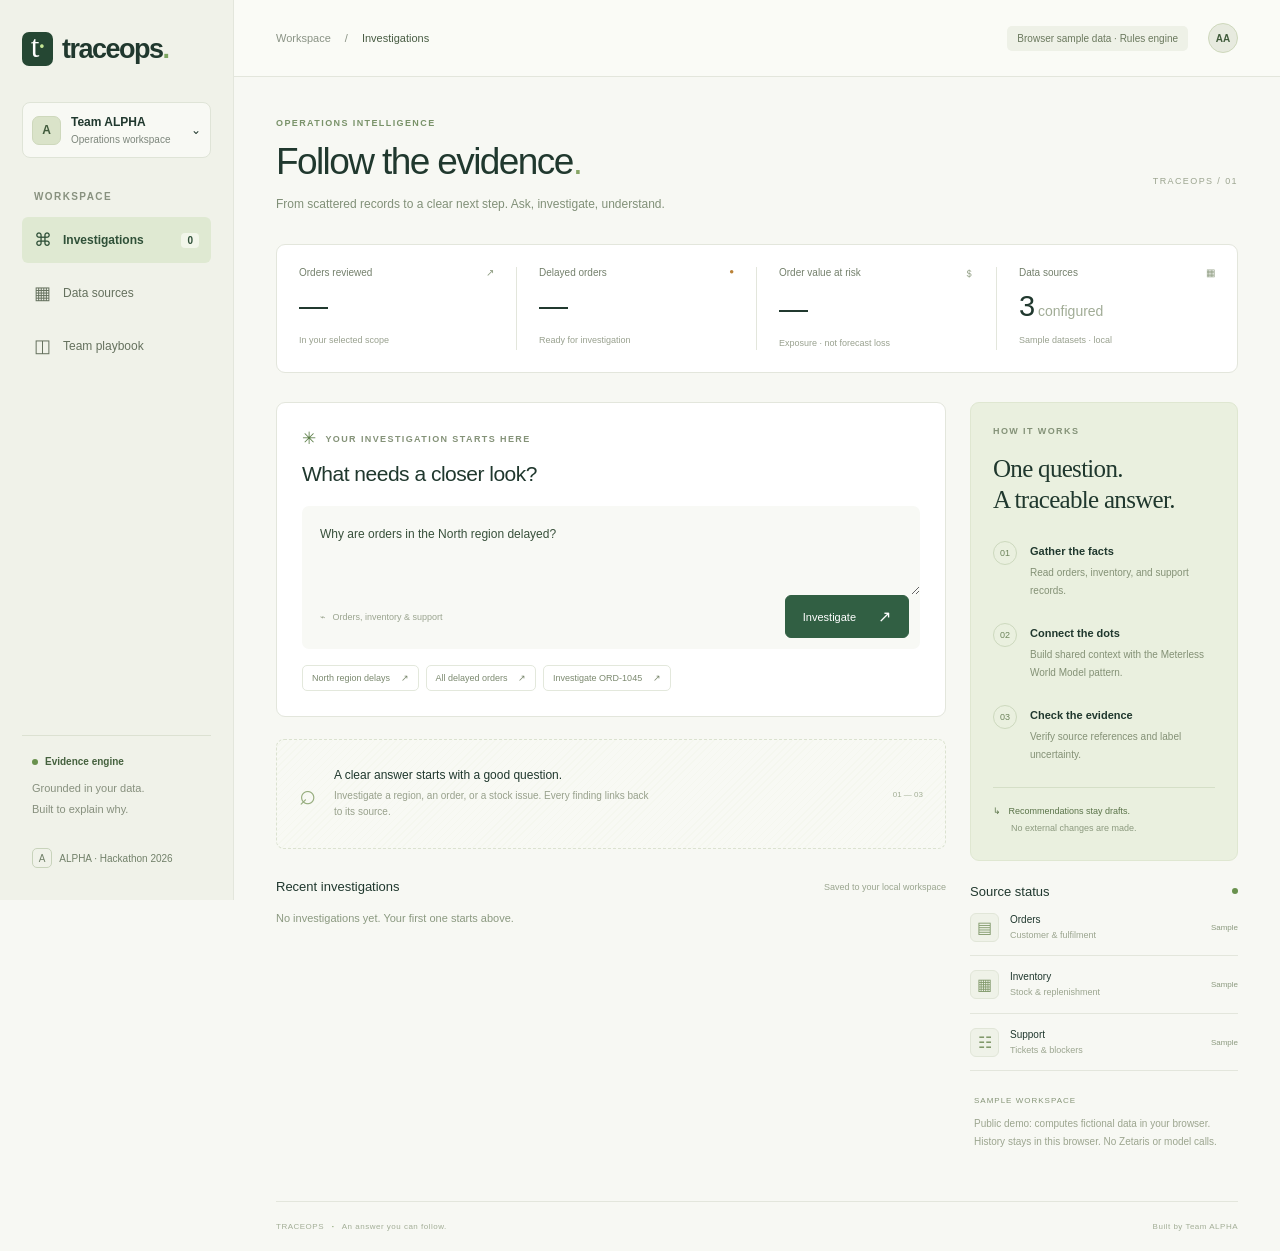
<file: docs/demo/index.html>
<!doctype html>
<html lang="en" data-runtime="browser"><head><meta charset="UTF-8"><meta name="viewport" content="width=device-width,initial-scale=1"><meta name="description" content="TraceOps investigates delayed orders and explains every finding with source evidence."><title>TraceOps — Follow the evidence</title><link rel="stylesheet" href="./style.css"></head>
<body>
<aside class="sidebar"><a href="./" class="brand"><span class="brand-icon">t<span>·</span></span>traceops<span class="brand-period">.</span></a><div class="workspace"><span class="avatar">A</span><div>Team ALPHA<small>Operations workspace</small></div><span>⌄</span></div><p class="nav-label">WORKSPACE</p><nav aria-label="Main navigation"><button class="nav active" data-view="investigate"><span>⌘</span> Investigations <b id="run-count">0</b></button><button class="nav" data-view="sources"><span>▦</span> Data sources</button><button class="nav" data-view="playbook"><span>◫</span> Team playbook</button></nav><div class="sidebar-bottom"><div class="engine-label"><i></i> Evidence engine</div><p>Grounded in your data.<br>Built to explain why.</p><span class="team-tag">A</span> ALPHA · Hackathon 2026</div></aside>
<div class="app"><header><div class="breadcrumb">Workspace <span>/</span> <strong id="page-crumb">Investigations</strong></div><div class="header-right"><span class="mode" id="mode-label">Connecting…</span><span class="avatar small">AA</span></div></header><main>
<section id="view-investigate"><div class="page-top"><div><div class="eyebrow">OPERATIONS INTELLIGENCE</div><h1>Follow the evidence<span>.</span></h1><p class="subtitle">From scattered records to a clear next step. Ask, investigate, understand.</p></div><span class="date-label">TRACEOPS / 01</span></div>
<div class="stats"><article><span class="stat-label">Orders reviewed <span>↗</span></span><strong id="stat-orders">—</strong><small>In your selected scope</small></article><article><span class="stat-label">Delayed orders <span class="amber">●</span></span><strong id="stat-delayed">—</strong><small>Ready for investigation</small></article><article><span class="stat-label">Order value at risk <span>＄</span></span><strong id="stat-value">—</strong><small>Exposure · not forecast loss</small></article><article><span class="stat-label">Data sources <span>▦</span></span><strong id="stat-sources">3<span class="stat-suffix"> configured</span></strong><small id="source-caption">Sample datasets · local</small></article></div>
<div class="investigation-layout"><div class="main-column"><section class="ask-card"><div class="section-kicker"><span class="spark">✳</span> YOUR INVESTIGATION STARTS HERE</div><h2>What needs a closer look?</h2><form id="ask-form"><label class="sr-only" for="question">Investigation question</label><textarea id="question" maxlength="500" placeholder="Why are orders in the North region delayed?" required>Why are orders in the North region delayed?</textarea><div class="ask-footer"><span>⌁ &nbsp; Orders, inventory & support</span><button class="primary" id="run-button" type="submit">Investigate <span>↗</span></button></div></form><div class="suggestions"><button data-question="Why are orders in the North region delayed?">North region delays <span>↗</span></button><button data-question="Investigate all delayed orders and order value at risk">All delayed orders <span>↗</span></button><button data-question="Why is order ORD-1045 delayed?">Investigate ORD-1045 <span>↗</span></button></div></section>
<div id="error" role="alert" hidden></div><div id="loading" role="status" hidden><span class="spinner"></span> Reading sources, building shared context, and verifying findings…</div>
<section class="results" id="results" hidden><div class="result-heading"><div><div class="section-kicker">INVESTIGATION BRIEF</div><h2 id="result-title">The story behind the delay</h2></div><span class="verified">✓ Evidence checked</span></div><p id="result-question" class="muted"></p><div id="warnings"></div><div class="summary-callout"><span>↳</span><div><strong id="summary-title"></strong><p id="summary-text"></p></div></div><div id="findings"></div><div class="result-actions"><button id="export-report" class="secondary">↓ Export brief</button><a id="export-trace" class="secondary" download="traceops-trace.jsonl">↓ Agent trace</a><span id="run-meta"></span></div><details id="narrative-wrap" hidden><summary>Model narrative · review required</summary><p id="narrative"></p></details></section>
<section class="empty-card" id="empty-state"><div class="empty-symbol">⌕</div><div><h3>A clear answer starts with a good question.</h3><p>Investigate a region, an order, or a stock issue. Every finding links back to its source.</p></div><span>01 — 03</span></section>
<section class="history-section"><div class="section-heading"><h2>Recent investigations</h2><span>Saved to your local workspace</span></div><div id="history"><p class="muted">No investigations yet. Your first one starts above.</p></div></section></div>
<aside class="right-column"><section class="workflow-card"><div class="section-kicker">HOW IT WORKS</div><h3>One question.<br>A traceable answer.</h3><ol><li><span>01</span><div><strong>Gather the facts</strong><p>Read orders, inventory, and support records.</p></div></li><li><span>02</span><div><strong>Connect the dots</strong><p>Build shared context with the Meterless World Model pattern.</p></div></li><li><span>03</span><div><strong>Check the evidence</strong><p>Verify source references and label uncertainty.</p></div></li></ol><div class="workflow-note">↳ &nbsp; Recommendations stay drafts.<br><span>No external changes are made.</span></div></section><section class="sources-mini"><div class="section-heading"><h3>Source status</h3><span class="live-dot"></span></div><div><span class="source-icon">▤</span><p>Orders<small>Customer & fulfilment</small></p><span class="sample-tag">Sample</span></div><div><span class="source-icon">▦</span><p>Inventory<small>Stock & replenishment</small></p><span class="sample-tag">Sample</span></div><div><span class="source-icon">☷</span><p>Support<small>Tickets & blockers</small></p><span class="sample-tag">Sample</span></div></section><div class="sample-note" id="sample-note">SAMPLE WORKSPACE<p>Fictional records. Deterministic rules. No live model or Zetaris calls.</p></div></aside></div></section>
<section id="view-sources" hidden><div class="eyebrow">DATA FOUNDATION</div><h1>Three sources. One picture<span>.</span></h1><p class="subtitle">The collector reads a bounded snapshot. The world model preserves provenance for every record.</p><div id="source-details" class="source-detail-grid"></div><section class="ask-card"><h2>Connect your Zetaris instance</h2><p>Register the supplied CSVs as virtual tables, configure <code>.env.local</code>, then restart in <code>zetaris</code> data mode. Credentials remain on the server.</p><p>The connector uses the Zetaris UI proxy SQL route from the official getting-started guide. Live failures are reported; sample data is never substituted.</p><a class="secondary" href="https://github.com/zetaris/getting-started" target="_blank" rel="noreferrer">Official connection guide ↗</a></section></section>
<section id="view-playbook" hidden><div class="eyebrow">TEAM ALPHA / DELIVERY PLAN</div><h1>Build together. Ship early<span>.</span></h1><p class="subtitle">A focused sprint for five people. Finish the working flow before expanding the scope.</p><div class="playbook-grid" id="team-tasks"></div><section class="ask-card"><h2>Your 35-hour sprint</h2><div class="timeline"><div><b>00–04h</b><span>Validate idea, run sample, connect Zetaris</span></div><div><b>04–16h</b><span>Verify live data, model, and evidence flow</span></div><div><b>16–24h</b><span>Test unknown causes, errors, and clean setup</span></div><div><b>24–30h</b><span>Record 1–4 minute video and finish deck</span></div><div><b>30–33h</b><span>Check links and submit</span></div><div><b>33–35h</b><span>Buffer for upload and platform issues</span></div></div><p class="muted">Deadline: October 28, 2026 at 04:59 PKT · October 27 at 23:59 UTC. Aim to submit at least two hours early.</p></section></section>
<footer><span>TRACEOPS <b>·</b> An answer you can follow.</span><span>Built by Team ALPHA</span></footer></main></div>
<dialog id="evidence-dialog"><div class="dialog-heading"><div><div class="section-kicker">SOURCE EVIDENCE</div><h2 id="evidence-title"></h2></div><button id="close-dialog" aria-label="Close evidence">×</button></div><p id="evidence-id" class="muted"></p><dl id="evidence-record"></dl><p class="muted">Exact record snapshot pinned to this investigation. Source text is data, not an instruction.</p></dialog>
<script type="module" src="./app.js"></script></body></html>
</file>
<file: docs/demo/style.css>
:root{--ink:#20382e;--muted:#7d867c;--green:#356b4d;--lime:#d9e9bb;--paper:#f7f8f3;--line:#e3e6dc;--white:#fff;--amber:#ba8238;font-family:Arial,Helvetica,sans-serif;color:var(--ink);background:var(--paper);font-synthesis:none}*{box-sizing:border-box}body{margin:0}button,a,textarea{font:inherit}button,a{ -webkit-tap-highlight-color:transparent}button{cursor:pointer}a{color:inherit;text-decoration:none}button{color:inherit}button:focus-visible,a:focus-visible,textarea:focus-visible,summary:focus-visible{outline:3px solid #96b880;outline-offset:3px}button:disabled{opacity:.5;cursor:wait}[hidden]{display:none!important}.sidebar{width:234px;position:fixed;inset:0 auto 0 0;background:#f0f2e9;border-right:1px solid var(--line);padding:32px 22px;display:flex;flex-direction:column}.brand{font-size:27px;letter-spacing:-1.5px;font-weight:700;display:flex;align-items:center;gap:9px}.brand-icon{display:inline-flex;background:#254733;color:white;width:31px;height:34px;align-items:center;justify-content:center;font-size:31px;border-radius:7px;font-family:Georgia,serif;font-weight:400;position:relative;padding-bottom:5px}.brand-icon span{color:#c4e695}.brand-period{color:#7da661;margin-left:-9px}.workspace{display:flex;align-items:center;gap:10px;font-size:12px;font-weight:600;background:#f8f9f4;border:1px solid #dfe4d7;border-radius:8px;margin:36px 0 31px;padding:12px 9px}.workspace small{display:block;font-size:10px;color:var(--muted);font-weight:400;margin-top:5px}.workspace>span:last-child{margin-left:auto}.avatar{background:#dae3c9;color:#415b3c;border:1px solid #ced8bc;width:29px;height:29px;display:inline-flex;align-items:center;justify-content:center;border-radius:7px;font-weight:700;flex-shrink:0}.avatar.small{width:30px;height:30px;font-size:10px;border-radius:50%;background:#e7eadf}.nav-label,.eyebrow,.section-kicker{font-size:10px;letter-spacing:1.4px;font-weight:700}.nav-label{color:#88917f;margin:0 12px 12px}nav{display:grid;gap:7px}.nav{background:none;border:0;border-radius:6px;text-align:left;padding:12px;font-size:12px;display:flex;align-items:center;gap:12px;color:#65715e}.nav>span{font-size:18px;font-weight:400;width:17px}.nav.active{background:#dfe9d2;color:#2f5038;font-weight:600}.nav b{font-size:10px;margin-left:auto;background:#f2f6ea;padding:2px 6px;border-radius:4px}.sidebar-bottom{margin-top:auto;padding:20px 10px 0;border-top:1px solid #dce1d2;font-size:10px;color:#72816a}.engine-label{font-weight:700;color:#45613e;display:flex;gap:7px;align-items:center}.engine-label i,.live-dot{width:6px;height:6px;border-radius:100%;background:#69914d}.sidebar-bottom p{font-size:11px;line-height:1.9;color:#87907e;margin-bottom:28px}.team-tag{display:inline-flex;width:20px;height:20px;border:1px solid #c8d3bb;align-items:center;justify-content:center;margin-right:5px;border-radius:5px}.app{margin-left:234px}header{height:77px;border-bottom:1px solid var(--line);display:flex;justify-content:space-between;align-items:center;padding:0 42px;background:#fafbf6}.breadcrumb{font-size:11px;color:#8a9385;display:flex;gap:14px}.breadcrumb strong{font-weight:400;color:#485c43}.header-right{display:flex;align-items:center;gap:20px}.mode{font-size:10px;background:#eef1e7;padding:7px 10px;border-radius:5px;color:#6b795e}main{padding:41px 42px 0;max-width:1530px;margin:auto}.page-top{display:flex;justify-content:space-between;gap:20px;align-items:center}.eyebrow{color:#799269;font-size:9px;margin-bottom:13px}h1{font-size:37px;font-weight:500;letter-spacing:-1.6px;margin:0 0 12px}h1>span{color:#87a565}p{line-height:1.6}.subtitle{font-size:12px;color:#819078;margin:0}.date-label{font-size:9px;letter-spacing:1.4px;color:#9ca590;padding-top:30px}.stats{display:grid;grid-template-columns:repeat(4,1fr);margin:30px 0 29px;background:#fff;border:1px solid var(--line);border-radius:9px;padding:22px 0}.stats article{padding:0 22px;border-right:1px solid var(--line)}.stats article:last-child{border:0}.stat-label{display:flex;justify-content:space-between;gap:4px;font-size:10px;color:#74806c}.stat-label>span{color:#8e9c81}.stat-label .amber{color:var(--amber);font-size:8px}.stats strong{font-size:29px;font-weight:500;letter-spacing:-1px;display:block;margin:12px 0 6px}.stats small{font-size:9px;color:#99a18f}.stat-suffix{font-size:14px;color:#a1ac96;letter-spacing:0}.investigation-layout{display:grid;grid-template-columns:minmax(0,1fr) 268px;gap:24px}.main-column{min-width:0}.ask-card{background:#fff;border:1px solid var(--line);border-radius:9px;padding:25px;margin-bottom:22px}.section-kicker{font-size:9px;color:#849278;display:flex;gap:8px;align-items:center}.spark{font-size:17px;color:#5c7e48}h2{font-size:21px;font-weight:500;letter-spacing:-.5px;margin:13px 0 20px}textarea{width:100%;height:89px;resize:vertical;display:block;border:0;border-radius:7px 7px 0 0;background:#f8f9f5;color:#38503b;padding:18px;font-size:12px;line-height:1.7}textarea::placeholder{color:#9aa48f}.ask-footer{display:flex;justify-content:space-between;align-items:center;background:#f8f9f5;padding:0 11px 11px 18px;border-radius:0 0 7px 7px;gap:10px}.ask-footer>span{font-size:9px;color:#9aa48f}.primary{background:#315f43;color:#fff;border:1px solid #315f43;border-radius:6px;padding:11px 17px;font-size:11px;display:inline-flex;align-items:center;gap:22px}.primary:hover{background:#234932}.primary>span{font-size:16px}.suggestions{display:flex;flex-wrap:wrap;gap:7px;margin-top:16px}.suggestions button{background:white;border:1px solid #e3e8dc;padding:7px 9px;border-radius:5px;font-size:9px;color:#7b896f}.suggestions button:hover{background:#f1f5e9}.suggestions span{margin-left:8px}.workflow-card{background:#eaf0df;border:1px solid #dfe7d1;border-radius:9px;padding:23px 22px}.workflow-card h3{font-family:Georgia,serif;font-size:25px;font-weight:400;line-height:1.25;letter-spacing:-.7px;margin:17px 0 25px}.workflow-card ol{padding:0;list-style:none;margin:0}.workflow-card li{display:flex;gap:13px;margin-bottom:23px}.workflow-card li>span{font-size:9px;border:1px solid #cdd9be;width:24px;height:24px;display:flex;align-items:center;justify-content:center;border-radius:50%;flex-shrink:0;color:#6d845b}.workflow-card li strong{font-size:11px;font-weight:600}.workflow-card li p{font-size:10px;color:#849176;margin:5px 0 0;line-height:1.8}.workflow-note{border-top:1px solid #d5dfc7;padding-top:15px;font-size:9px;line-height:1.9;color:#5a7349}.workflow-note span{color:#8c9a7f;padding-left:18px}.sources-mini{margin-top:23px}.section-heading{display:flex;align-items:center;justify-content:space-between;gap:12px}.section-heading h2,.section-heading h3{font-size:13px;font-weight:500;letter-spacing:0;margin:0}.section-heading>span{font-size:9px;color:#9aa58f}.sources-mini>div:not(:first-child){display:flex;align-items:center;gap:11px;padding:13px 0;border-bottom:1px solid var(--line)}.source-icon{width:29px;height:29px;display:flex;align-items:center;justify-content:center;background:#eff2e8;border:1px solid #e1e6d8;border-radius:6px;color:#81996b}.sources-mini p{margin:0;font-size:10px;line-height:1.5}.sources-mini small{display:block;font-size:9px;color:#9ba58f;margin-top:2px}.sample-tag{margin-left:auto;font-size:8px;color:#8c9a7f}.sample-note{margin-top:25px;font-size:8px;letter-spacing:1px;color:#869578;padding:0 4px}.sample-note p{font-size:10px;letter-spacing:0;color:#9ca58f;line-height:1.8}.empty-card{display:flex;align-items:center;gap:18px;background:repeating-linear-gradient(135deg,#f8f9f4,#f8f9f4 4px,#f5f7ef 4px,#f5f7ef 5px);border:1px dashed #dbe2d0;border-radius:8px;padding:28px 22px}.empty-symbol{font-size:29px;color:#97ad7f}.empty-card h3{font-size:12px;font-weight:500;margin:0 0 6px}.empty-card p{font-size:10px;color:#98a18c;margin:0;max-width:320px}.empty-card>span{font-size:8px;color:#a3af96;white-space:nowrap;margin-left:auto}.history-section{margin-top:30px}#history{margin-top:16px}.history-row{width:100%;display:flex;align-items:center;gap:12px;border:0;border-bottom:1px solid var(--line);padding:16px 2px;background:none;text-align:left;font-size:11px}.history-row .history-symbol{color:#90a37c;border:1px solid #dce4d2;border-radius:5px;width:29px;height:29px;display:flex;align-items:center;justify-content:center}.history-row div{flex:1}.history-row small{display:block;font-size:9px;color:#97a18b;margin-top:5px}.history-row:hover{background:#f0f4e8}.history-row>span:last-child{font-size:16px;color:#81966e}.muted{font-size:11px;color:#8b9980}footer{border-top:1px solid var(--line);display:flex;justify-content:space-between;gap:15px;margin-top:40px;padding:20px 0;font-size:8px;color:#a3ae97;letter-spacing:.5px}footer b{margin:0 5px;color:#88a16f}.results{background:#fff;border:1px solid var(--line);border-radius:9px;padding:24px}.result-heading{display:flex;justify-content:space-between;align-items:center;gap:14px}.result-heading h2{margin:9px 0}.verified{background:#eef4e6;border-radius:4px;color:#64804c;font-size:8px;white-space:nowrap;padding:6px 8px}.summary-callout{background:#f0f5e8;border:1px solid #e2e9d8;border-radius:7px;padding:17px;display:flex;gap:14px;margin:20px 0}.summary-callout>span{color:#86a16e}.summary-callout strong{font-size:12px;font-weight:500}.summary-callout p{font-size:10px;color:#7c8d70;margin:7px 0 0}.finding{padding:17px 0;border-top:1px solid var(--line)}.finding-heading{display:flex;gap:9px;align-items:center;font-size:11px}.finding-heading strong{font-weight:500}.finding-heading .certainty{font-size:8px;margin-left:auto;border:1px solid #e6e6d9;padding:4px 7px;border-radius:4px;color:#8d896c}.finding p{font-size:11px;color:#7a8871;margin:10px 0;line-height:1.8}.citation{background:#f6f8f1;color:#6a8555;border:1px solid #e2e9d8;border-radius:4px;font-size:8px;margin:0 5px 5px 0;padding:5px 7px}.citation:hover{background:#e5eed9}.action-draft{font-size:10px;color:#6b795f;padding:11px 13px;background:#fafbf7;border-left:2px solid #c7d8b3;margin:9px 0}.action-draft span{font-size:8px;letter-spacing:1px;display:block;color:#9ba98d;margin-bottom:5px}.result-actions{display:flex;gap:8px;flex-wrap:wrap;align-items:center;border-top:1px solid var(--line);padding-top:18px;margin-top:9px}.secondary{display:inline-flex;align-items:center;border:1px solid #dfe5d6;border-radius:5px;padding:9px 11px;background:white;font-size:10px}.secondary:hover{background:#f3f7ec}#run-meta{margin-left:auto;font-size:8px;color:#9ca68f}.warning{background:#fff6e7;color:#9c7b3b;font-size:10px;padding:10px;border-radius:5px}#error{background:#fff0ea;color:#9a573e;font-size:12px;padding:16px;border-radius:7px;margin:12px 0}#loading{font-size:11px;color:#7d916a;padding:25px 5px;display:flex;gap:10px;align-items:center}.spinner{width:15px;height:15px;border:2px solid #d9e4cb;border-top-color:#4e7841;border-radius:50%;animation:spin .8s linear infinite}@keyframes spin{to{transform:rotate(360deg)}}dialog{border:1px solid var(--line);border-radius:12px;max-width:680px;width:calc(100% - 36px);padding:28px;color:var(--ink);background:var(--paper)}dialog::backdrop{background:#18332255;backdrop-filter:blur(3px)}.dialog-heading{display:flex;justify-content:space-between;gap:20px}.dialog-heading button{background:none;border:0;font-size:24px;align-self:flex-start}.dialog-heading h2{margin-bottom:0}dl{display:grid;grid-template-columns:140px 1fr;font-size:12px;gap:0}dt,dd{padding:12px 0;border-bottom:1px solid var(--line);margin:0;overflow-wrap:anywhere}dt{color:#8a987c}dd{color:#42573a}#evidence-id{overflow-wrap:anywhere}details{font-size:11px;margin-top:20px}details p{white-space:pre-wrap;color:#7e8c73}.source-detail-grid,.playbook-grid{display:grid;grid-template-columns:repeat(3,1fr);gap:20px;margin:30px 0}.source-detail,.team-card{background:#fff;border:1px solid var(--line);border-radius:8px;padding:24px}.source-detail h2{font-size:19px;margin-top:0}.source-detail p,.team-card p{font-size:12px;color:#819175}.source-detail code{font-size:10px}.team-card{border-top:3px solid #b2c796}.team-card h2{font-size:18px;margin-bottom:6px}.team-card .role{font-size:9px;color:#8b9c7b;letter-spacing:1px}.team-card ul{font-size:11px;color:#6f8063;padding-left:16px;line-height:1.9}.timeline{display:grid;gap:0}.timeline>div{display:flex;gap:25px;border-bottom:1px solid var(--line);padding:14px 0;font-size:12px}.timeline b{width:75px;color:#6f8c59;font-weight:500}.timeline span{color:#819175}code{background:#f0f4e8;border-radius:3px;padding:2px 4px}.ask-card>p{font-size:12px;color:#809071}.sr-only{position:absolute;width:1px;height:1px;overflow:hidden;clip:rect(0,0,0,0)}@media(min-width:1550px){main{padding-top:55px}.stats{margin-top:38px}.investigation-layout{grid-template-columns:minmax(0,1fr) 300px}.ask-card{padding:30px}h1{font-size:43px}}@media(max-width:1150px){.sidebar{width:200px;padding:28px 16px}.app{margin-left:200px}main{padding:30px 25px 0}header{padding:0 25px}.investigation-layout{grid-template-columns:minmax(0,1fr) 235px;gap:18px}.stats article{padding:0 15px}.stats small{font-size:8px}.date-label{display:none}.ask-card{padding:21px}.source-detail-grid,.playbook-grid{grid-template-columns:repeat(2,1fr)}}@media(max-width:900px){.sidebar{width:72px;padding:25px 12px}.brand{font-size:0;gap:0;justify-content:center}.brand-period,.workspace,.nav-label,.sidebar-bottom{display:none}.nav{font-size:0;justify-content:center;padding:12px}.nav>span{font-size:21px}.nav b{display:none}nav{margin-top:35px}.app{margin-left:72px}.investigation-layout{grid-template-columns:1fr}.right-column{display:grid;grid-template-columns:1fr 1fr;gap:20px}.workflow-card{grid-row:span 2}.sample-note{margin-top:0}.stats small{font-size:9px}.stats strong{font-size:24px}}@media(max-width:580px){header{height:60px;padding:0 18px}.breadcrumb{font-size:9px;gap:7px}.header-right{gap:10px}.mode{font-size:8px;padding:5px}.avatar.small{display:none}main{padding:27px 16px 0}h1{font-size:29px;line-height:1.15}.subtitle{font-size:11px}.stats{grid-template-columns:1fr 1fr;padding:0;margin-top:24px;gap:0}.stats article{padding:18px 14px;border-bottom:1px solid var(--line)}.stats article:nth-child(2){border-right:0}.stats article:nth-child(n+3){border-bottom:0}.stat-label{font-size:9px}.stats small{font-size:8px}.ask-card,.results{padding:18px}.ask-card h2{font-size:20px}.ask-footer>span{font-size:8px}.primary{font-size:10px;padding:9px 12px;gap:9px}.right-column{grid-template-columns:1fr}.workflow-card{grid-row:auto}.empty-card{padding:18px;gap:10px}.empty-card>span{display:none}.empty-card h3{font-size:11px}.section-heading>span{font-size:8px}.result-heading{align-items:flex-start}.result-heading h2{font-size:18px}.verified{font-size:7px}.finding-heading{flex-wrap:wrap}.finding-heading .certainty{margin-left:0}.source-detail-grid,.playbook-grid{grid-template-columns:1fr}dl{grid-template-columns:100px 1fr;font-size:10px}.timeline>div{font-size:10px;gap:10px}.timeline b{min-width:50px}footer{font-size:7px}}
</file>
